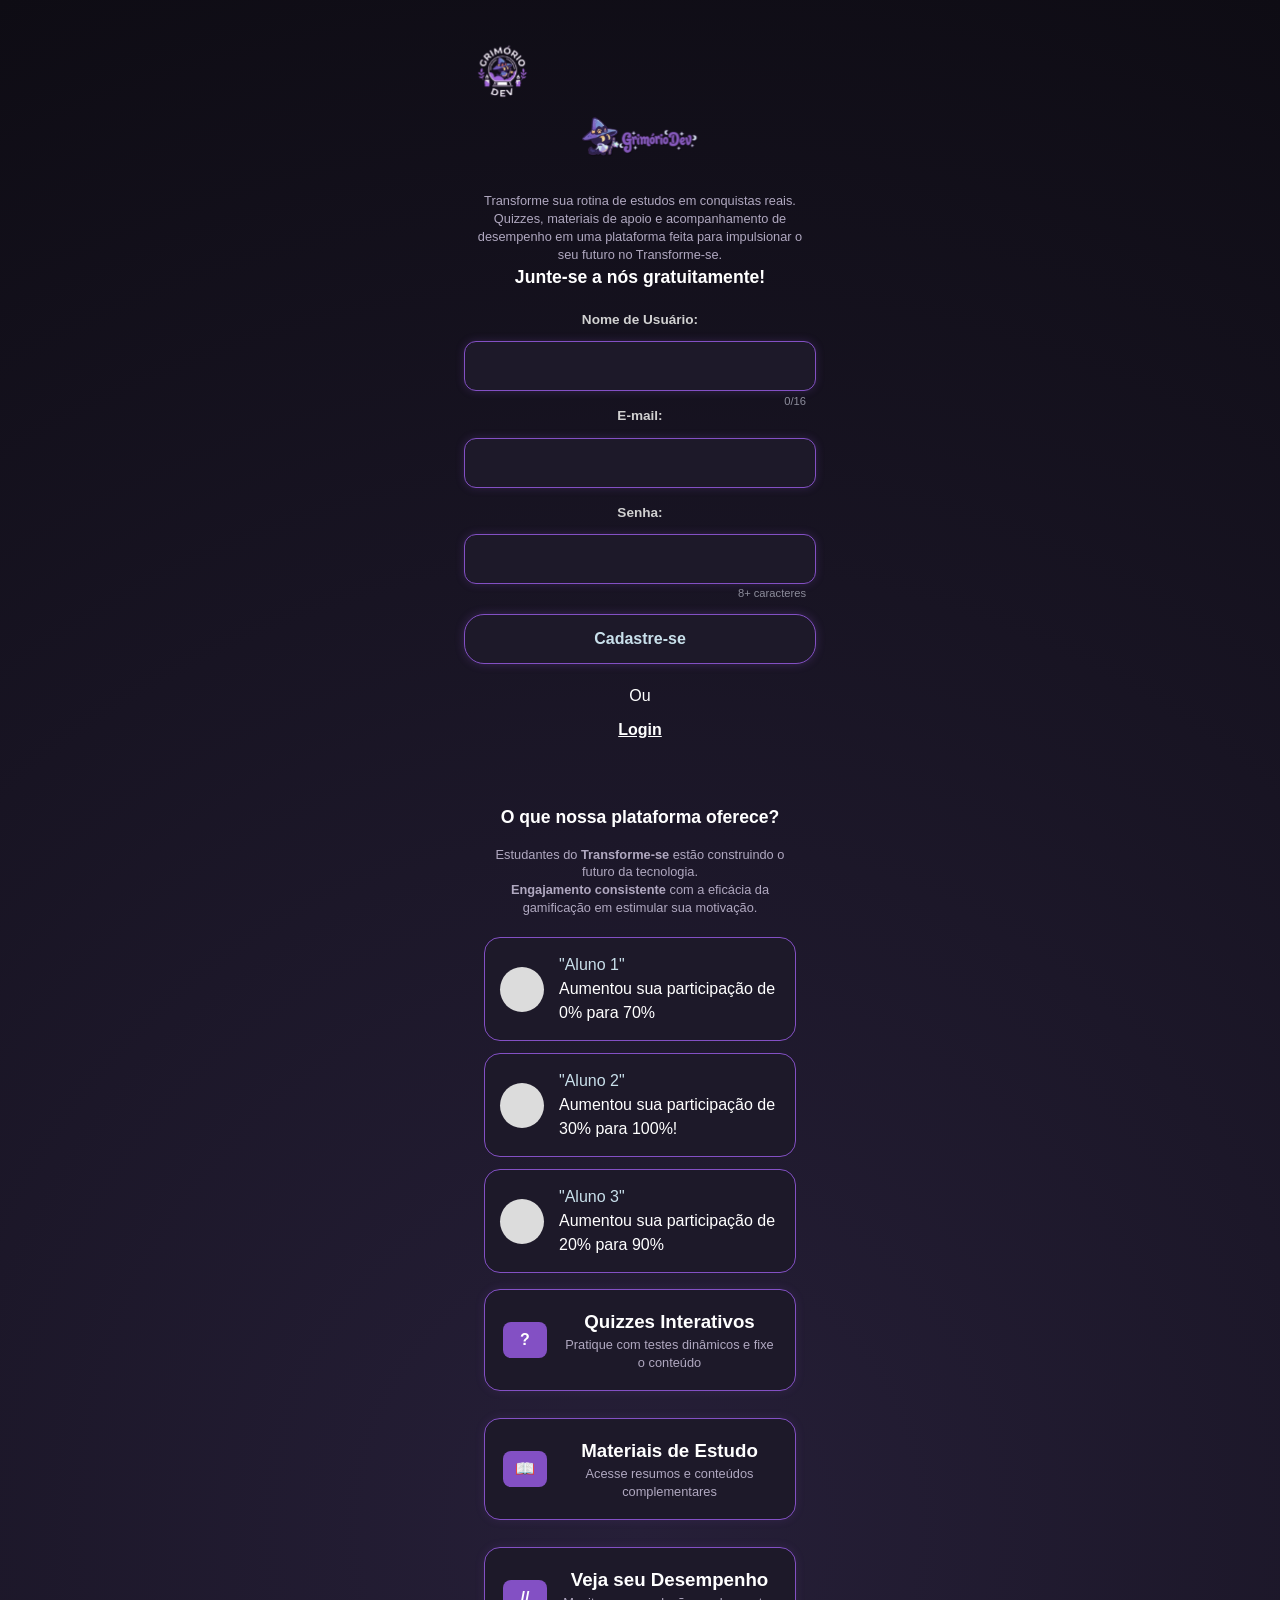
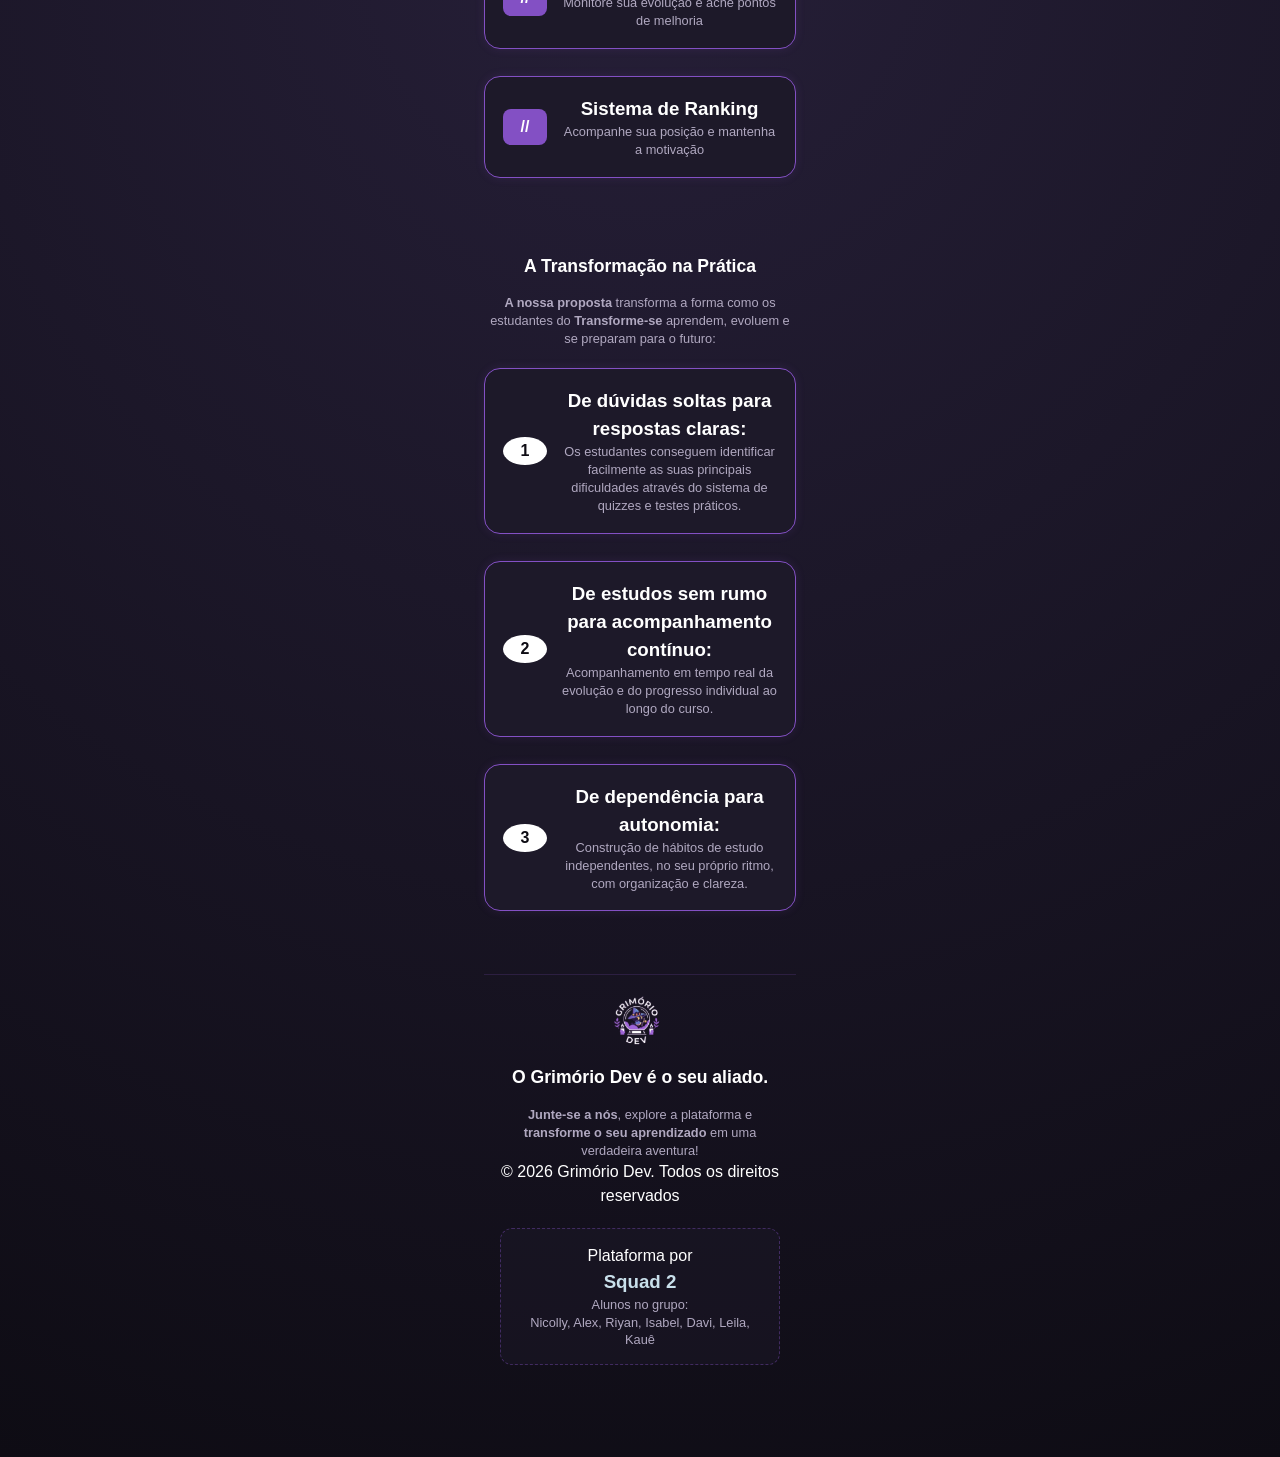
<file: index.html>
<!doctype html>
<html lang="pt-BR">
  <head>
    <meta charset="UTF-8" />
    <meta name="viewport" content="width=device-width, initial-scale=1.0" />
    <title>Grimório Dev - Cadastro</title>
    <link rel="stylesheet" href="style.css" />
  </head>
  <body>
    <div class="container">
      <!-- Logotipo pequeno no topo -->
      <header class="top-logo">
        <img
          src="assets/images/logo-circle-grimorio-dev.svg"
          alt="Grimório Dev Ícone"
        />
      </header>

      <!-- Seção Principal / Banner -->
      <main class="content">
        <div class="hero-brand">
          <img
            src="assets/images/logo-grimorio-dev.svg"
            alt="Mago Grimório Dev"
            class="mago-img"
          />
        </div>

        <p class="subtitle">
          Transforme sua rotina de estudos em conquistas reais.
        </p>
        <p class="description">
          Quizzes, materiais de apoio e acompanhamento de<br />
          desempenho em uma plataforma feita para impulsionar o<br />
          seu futuro no Transforme-se.
        </p>

        <h2>Junte-se a nós gratuitamente!</h2>

        <!-- Formulário -->
        <form>
          <div class="input-group">
            <label for="username">Nome de Usuário:</label>
            <input type="text" id="username" maxlength="16" />
            <span class="counter">0/16</span>
          </div>

          <div class="input-group">
            <label for="email">E-mail:</label>
            <input type="email" id="email" />
          </div>

          <div class="input-group">
            <label for="senha">Senha:</label>
            <input type="password" id="senha" />
            <span class="helper">8+ caracteres</span>
          </div>

          <button type="submit" class="btn-cadastrar">Cadastre-se</button>
        </form>

        <div class="login-redirect">
          <p>Ou</p>
          <a href="#">Login</a>
        </div>

        <section class="features-section">
          <h2>O que nossa plataforma oferece?</h2>

          <p class="section-intro">
            Estudantes do <strong>Transforme-se</strong> estão construindo o
            futuro da tecnologia.<br />
            <strong>Engajamento consistente</strong> com a eficácia da
            gamificação em estimular sua motivação.
          </p>

          <!-- Lista de Alunos -->
          <div class="students-list">
            <div class="student-card">
              <div class="avatar"></div>
              <div class="student-info">
                <span class="student-name">"Aluno 1"</span>
                <p>Aumentou sua participação de 0% para 70%</p>
              </div>
            </div>

            <div class="student-card">
              <div class="avatar"></div>
              <div class="student-info">
                <span class="student-name">"Aluno 2"</span>
                <p>Aumentou sua participação de 30% para 100%!</p>
              </div>
            </div>

            <div class="student-card">
              <div class="avatar"></div>
              <div class="student-info">
                <span class="student-name">"Aluno 3"</span>
                <p>Aumentou sua participação de 20% para 90%</p>
              </div>
            </div>
          </div>

          <!-- Cards de Recursos -->
          <div class="resource-cards">
            <div class="card">
              <div class="card-icon">?</div>
              <div class="card-content">
                <h3>Quizzes Interativos</h3>
                <p>Pratique com testes dinâmicos e fixe o conteúdo</p>
              </div>
            </div>

            <div class="card">
              <div class="card-icon">📖</div>
              <div class="card-content">
                <h3>Materiais de Estudo</h3>
                <p>Acesse resumos e conteúdos complementares</p>
              </div>
            </div>

            <div class="card">
              <div class="card-icon">//</div>
              <div class="card-content">
                <h3>Veja seu Desempenho</h3>
                <p>Monitore sua evolução e ache pontos de melhoria</p>
              </div>
            </div>

            <div class="card">
              <div class="card-icon">//</div>
              <div class="card-content">
                <h3>Sistema de Ranking</h3>
                <p>Acompanhe sua posição e mantenha a motivação</p>
              </div>
            </div>
          </div>
        </section>

        <section class="transformation-section">
          <h2>A Transformação na Prática</h2>

          <p class="transformation-intro">
            <strong>A nossa proposta</strong> transforma a forma como os
            estudantes do <strong>Transforme-se</strong> aprendem, evoluem e se
            preparam para o futuro:
          </p>

          <!-- Cards Enumerados -->
          <div class="step-cards">
            <div class="step-card">
              <div class="step-number">1</div>
              <div class="step-content">
                <h3>De dúvidas soltas para respostas claras:</h3>
                <p>
                  Os estudantes conseguem identificar facilmente as suas
                  principais dificuldades através do sistema de quizzes e testes
                  práticos.
                </p>
              </div>
            </div>

            <div class="step-card">
              <div class="step-number">2</div>
              <div class="step-content">
                <h3>De estudos sem rumo para acompanhamento contínuo:</h3>
                <p>
                  Acompanhamento em tempo real da evolução e do progresso
                  individual ao longo do curso.
                </p>
              </div>
            </div>

            <div class="step-card">
              <div class="step-number">3</div>
              <div class="step-content">
                <h3>De dependência para autonomia:</h3>
                <p>
                  Construção de hábitos de estudo independentes, no seu próprio
                  ritmo, com organização e clareza.
                </p>
              </div>
            </div>
          </div>

          <!-- Rodapé Interno -->
          <footer class="footer-section">
            <div class="footer-logo">
              <img
                src="assets/images/logo-circle-grimorio-dev.svg"
                alt="Grimório Dev Ícone"
              />
            </div>

            <h2>O Grimório Dev é o seu aliado.</h2>
            <p class="footer-call">
              <strong>Junte-se a nós</strong>, explore a plataforma e
              <strong>transforme o seu aprendizado</strong> em uma verdadeira
              aventura!
            </p>

            <p class="copyright">
              &copy; 2026 Grimório Dev. Todos os direitos reservados
            </p>

            <div class="credits">
              <p class="platform-by">Plataforma por</p>
              <h3>Squad 2</h3>
              <p class="students-group">
                Alunos no grupo:<br />
                <span>Nicolly, Alex, Riyan, Isabel, Davi, Leila, Kauê</span>
              </p>
            </div>
          </footer>
        </section>
      </main>
    </div>
  </body>
</html>
</file>
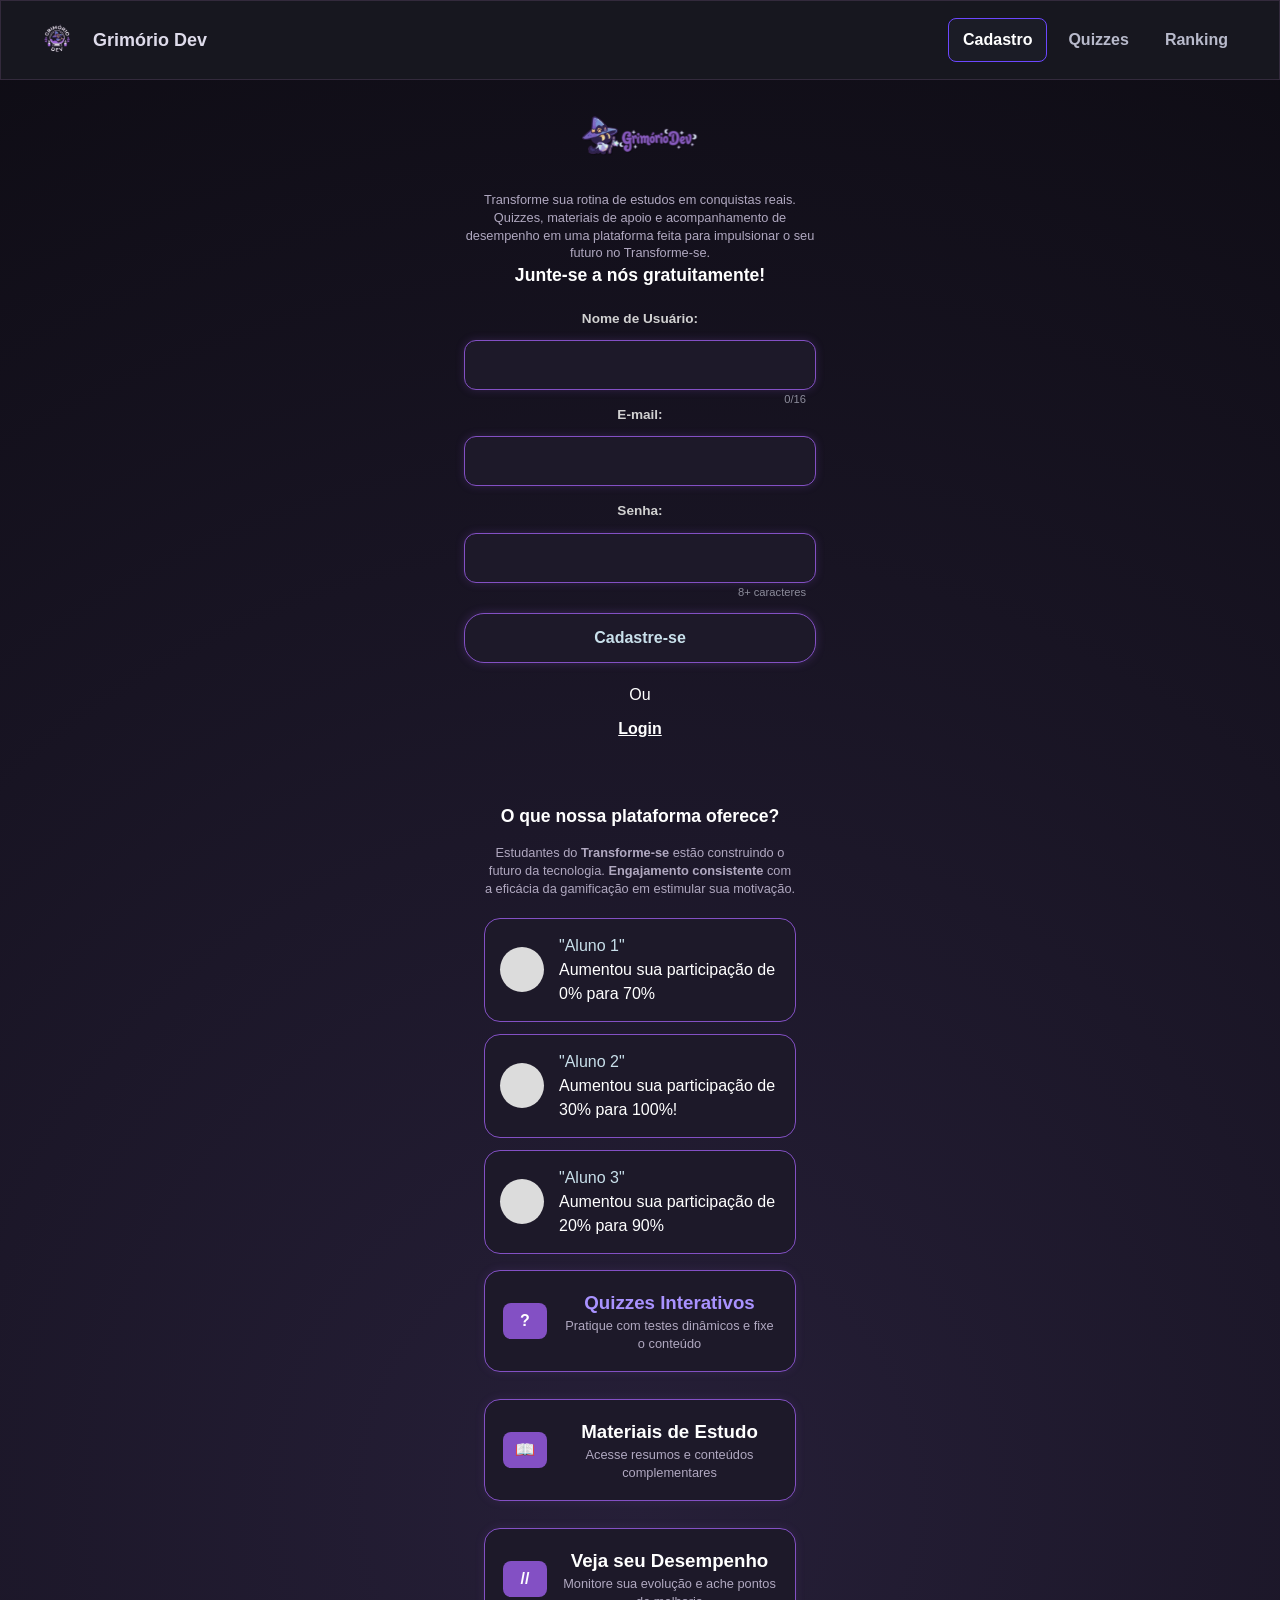
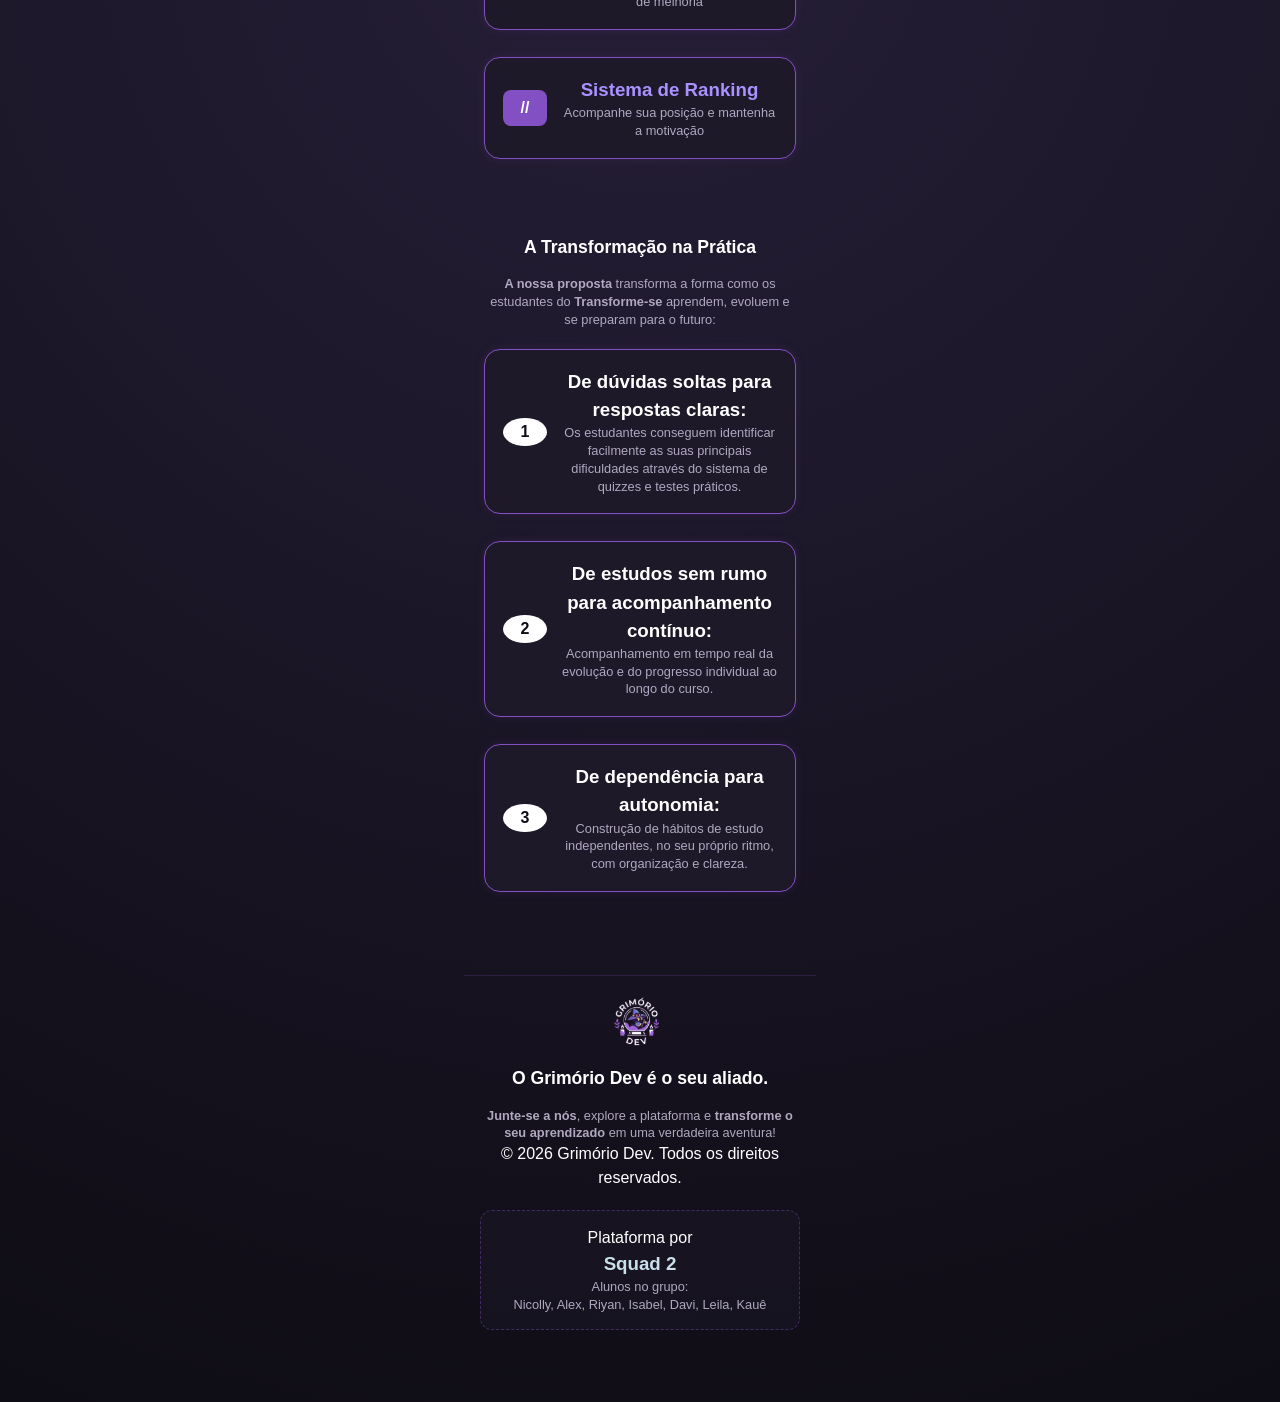
<file: cadastro.html>
<!DOCTYPE html>
<html lang="pt-BR">
<head>
    <meta charset="UTF-8">
    <meta name="viewport" content="width=device-width, initial-scale=1.0">
    <title>Cadastro | Grimório Dev</title>
    <link rel="icon" href="assets/images/favicon.svg">
    <link rel="stylesheet" href="style.css">
    <link rel="stylesheet" href="nav.css">
</head>
<body class="has-site-header">
    <header class="site-header">
        <a class="brand" href="index.html" aria-label="Grimório Dev - início">
            <img src="assets/images/logo-circle-grimorio-dev.svg" alt="">
            <span>Grimório Dev</span>
        </a>
        <nav class="main-nav" aria-label="Navegação principal">
            <ul>
                <li><a href="cadastro.html" aria-current="page">Cadastro</a></li>
                <li><a href="quiz.html">Quizzes</a></li>
                <li><a href="ranking.html">Ranking</a></li>
            </ul>
        </nav>
    </header>

    <div class="container">
        <main class="content">
            <div class="hero-brand">
                <img src="assets/images/logo-grimorio-dev.svg" alt="Mago Grimório Dev" class="mago-img">
            </div>

            <p class="subtitle">Transforme sua rotina de estudos em conquistas reais.</p>
            <p class="description">
                Quizzes, materiais de apoio e acompanhamento de desempenho em uma plataforma feita para impulsionar o seu futuro no Transforme-se.
            </p>

            <h2>Junte-se a nós gratuitamente!</h2>

            <form action="quiz.html">
                <div class="input-group">
                    <label for="username">Nome de Usuário:</label>
                    <input type="text" id="username" name="username" maxlength="16" required>
                    <span class="counter">0/16</span>
                </div>

                <div class="input-group">
                    <label for="email">E-mail:</label>
                    <input type="email" id="email" name="email" required>
                </div>

                <div class="input-group">
                    <label for="senha">Senha:</label>
                    <input type="password" id="senha" name="senha" minlength="8" required>
                    <span class="helper">8+ caracteres</span>
                </div>

                <button type="submit" class="btn-cadastrar">Cadastre-se</button>
            </form>

            <div class="login-redirect">
                <p>Ou</p>
                <a href="index.html">Login</a>
            </div>

            <section class="features-section">
                <h2>O que nossa plataforma oferece?</h2>
                <p class="section-intro">
                    Estudantes do <strong>Transforme-se</strong> estão construindo o futuro da tecnologia.
                    <strong>Engajamento consistente</strong> com a eficácia da gamificação em estimular sua motivação.
                </p>

                <div class="students-list">
                    <div class="student-card">
                        <div class="avatar" aria-hidden="true"></div>
                        <div class="student-info">
                            <span class="student-name">"Aluno 1"</span>
                            <p>Aumentou sua participação de 0% para 70%</p>
                        </div>
                    </div>

                    <div class="student-card">
                        <div class="avatar" aria-hidden="true"></div>
                        <div class="student-info">
                            <span class="student-name">"Aluno 2"</span>
                            <p>Aumentou sua participação de 30% para 100%!</p>
                        </div>
                    </div>

                    <div class="student-card">
                        <div class="avatar" aria-hidden="true"></div>
                        <div class="student-info">
                            <span class="student-name">"Aluno 3"</span>
                            <p>Aumentou sua participação de 20% para 90%</p>
                        </div>
                    </div>
                </div>

                <div class="resource-cards">
                    <div class="card">
                        <div class="card-icon" aria-hidden="true">?</div>
                        <div class="card-content">
                            <h3><a href="quiz.html" class="card-link">Quizzes Interativos</a></h3>
                            <p>Pratique com testes dinâmicos e fixe o conteúdo</p>
                        </div>
                    </div>

                    <div class="card">
                        <div class="card-icon" aria-hidden="true">📖</div>
                        <div class="card-content">
                            <h3>Materiais de Estudo</h3>
                            <p>Acesse resumos e conteúdos complementares</p>
                        </div>
                    </div>

                    <div class="card">
                        <div class="card-icon" aria-hidden="true">//</div>
                        <div class="card-content">
                            <h3>Veja seu Desempenho</h3>
                            <p>Monitore sua evolução e ache pontos de melhoria</p>
                        </div>
                    </div>

                    <div class="card">
                        <div class="card-icon" aria-hidden="true">//</div>
                        <div class="card-content">
                            <h3><a href="ranking.html" class="card-link">Sistema de Ranking</a></h3>
                            <p>Acompanhe sua posição e mantenha a motivação</p>
                        </div>
                    </div>
                </div>
            </section>

            <section class="transformation-section">
                <h2>A Transformação na Prática</h2>
                <p class="transformation-intro">
                    <strong>A nossa proposta</strong> transforma a forma como os estudantes do <strong>Transforme-se</strong> aprendem, evoluem e se preparam para o futuro:
                </p>

                <div class="step-cards">
                    <div class="step-card">
                        <div class="step-number">1</div>
                        <div class="step-content">
                            <h3>De dúvidas soltas para respostas claras:</h3>
                            <p>Os estudantes conseguem identificar facilmente as suas principais dificuldades através do sistema de quizzes e testes práticos.</p>
                        </div>
                    </div>

                    <div class="step-card">
                        <div class="step-number">2</div>
                        <div class="step-content">
                            <h3>De estudos sem rumo para acompanhamento contínuo:</h3>
                            <p>Acompanhamento em tempo real da evolução e do progresso individual ao longo do curso.</p>
                        </div>
                    </div>

                    <div class="step-card">
                        <div class="step-number">3</div>
                        <div class="step-content">
                            <h3>De dependência para autonomia:</h3>
                            <p>Construção de hábitos de estudo independentes, no seu próprio ritmo, com organização e clareza.</p>
                        </div>
                    </div>
                </div>
            </section>
        </main>

        <footer class="footer-section">
            <div class="footer-logo">
                <img src="assets/images/logo-circle-grimorio-dev.svg" alt="Grimório Dev Ícone">
            </div>

            <h2>O Grimório Dev é o seu aliado.</h2>
            <p class="footer-call">
                <strong>Junte-se a nós</strong>, explore a plataforma e <strong>transforme o seu aprendizado</strong> em uma verdadeira aventura!
            </p>

            <p class="copyright">&copy; 2026 Grimório Dev. Todos os direitos reservados.</p>

            <div class="credits">
                <p class="platform-by">Plataforma por</p>
                <h3>Squad 2</h3>
                <p class="students-group">
                    Alunos no grupo:<br>
                    <span>Nicolly, Alex, Riyan, Isabel, Davi, Leila, Kauê</span>
                </p>
            </div>
        </footer>
    </div>
</body>
</html>
</file>
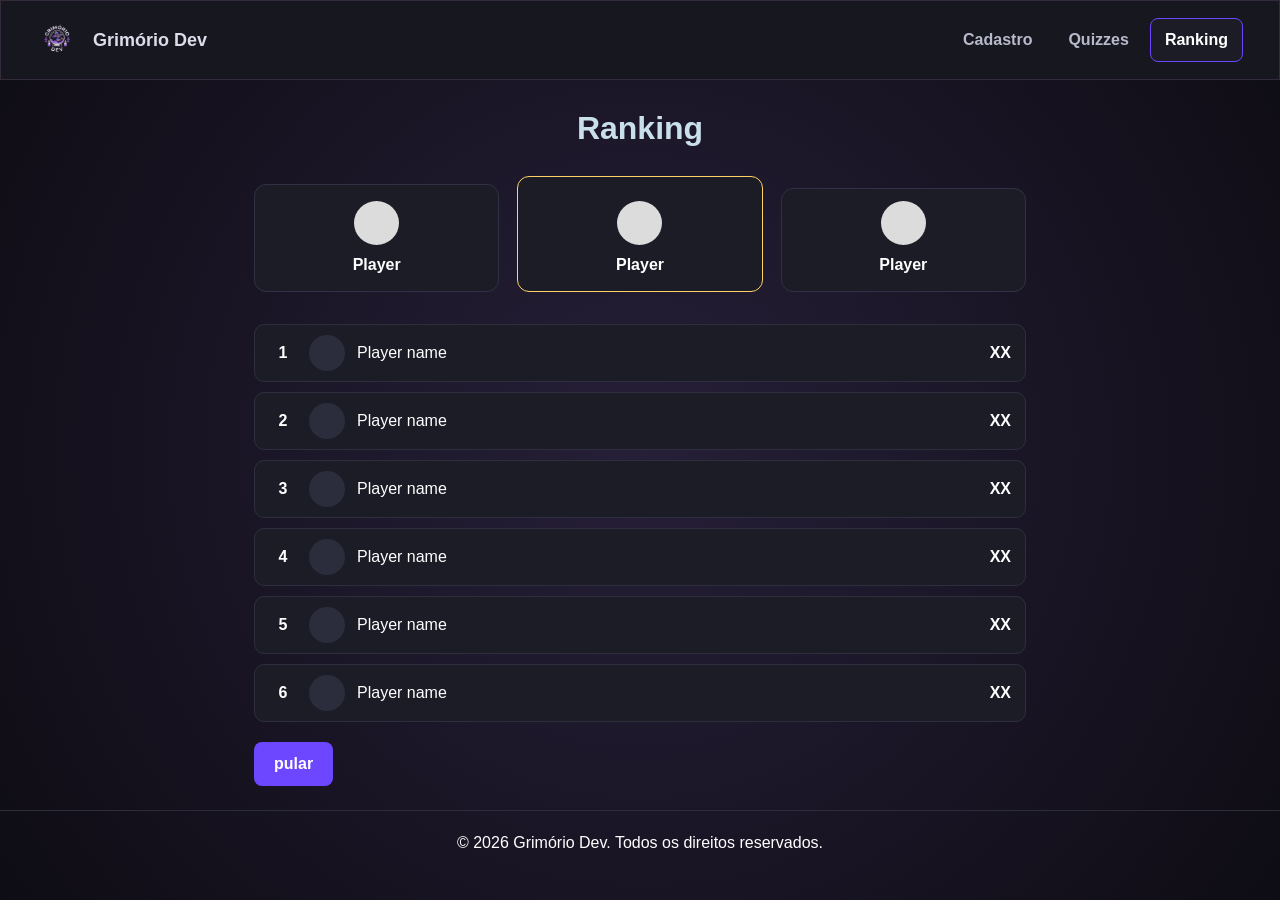
<file: ranking.html>
<!DOCTYPE html>
<html lang="pt-BR">
<head>
    <meta charset="UTF-8">
    <meta name="viewport" content="width=device-width, initial-scale=1.0">
    <title>Ranking | Grimório Dev</title>
    <link rel="icon" href="assets/images/favicon.svg">
    <link rel="stylesheet" href="style.css">
    <link rel="stylesheet" href="nav.css">
</head>
<body class="has-site-header">
    <header class="site-header topo">
        <a class="brand" href="index.html" aria-label="Grimório Dev - início">
            <img src="assets/images/logo-circle-grimorio-dev.svg" alt="">
            <span>Grimório Dev</span>
        </a>
        <nav class="main-nav" aria-label="Navegação principal">
            <ul>
                <li><a href="cadastro.html">Cadastro</a></li>
                <li><a href="quiz.html">Quizzes</a></li>
                <li><a href="ranking.html" aria-current="page">Ranking</a></li>
            </ul>
        </nav>
    </header>

    <main class="pagina">
        <h1 class="titulo">Ranking</h1>

        <section class="podio" aria-label="Três primeiros colocados">
            <a href="#" class="podio__item podio__item--2">
                <span class="avatar" aria-hidden="true"></span>
                <span class="podio__nome">Player</span>
            </a>
            <a href="#" class="podio__item podio__item--1">
                <span class="avatar" aria-hidden="true"></span>
                <span class="podio__nome">Player</span>
            </a>
            <a href="#" class="podio__item podio__item--3">
                <span class="avatar" aria-hidden="true"></span>
                <span class="podio__nome">Player</span>
            </a>
        </section>

        <section class="lista" aria-label="Classificação completa">
            <ol class="lista__itens">
                <li><a href="#" class="jogador"><span class="jogador__pos">1</span><span class="jogador__foto" aria-hidden="true"></span><span class="jogador__nome">Player name</span><span class="jogador__pontos">XX</span></a></li>
                <li><a href="#" class="jogador"><span class="jogador__pos">2</span><span class="jogador__foto" aria-hidden="true"></span><span class="jogador__nome">Player name</span><span class="jogador__pontos">XX</span></a></li>
                <li><a href="#" class="jogador"><span class="jogador__pos">3</span><span class="jogador__foto" aria-hidden="true"></span><span class="jogador__nome">Player name</span><span class="jogador__pontos">XX</span></a></li>
                <li><a href="#" class="jogador"><span class="jogador__pos">4</span><span class="jogador__foto" aria-hidden="true"></span><span class="jogador__nome">Player name</span><span class="jogador__pontos">XX</span></a></li>
                <li><a href="#" class="jogador"><span class="jogador__pos">5</span><span class="jogador__foto" aria-hidden="true"></span><span class="jogador__nome">Player name</span><span class="jogador__pontos">XX</span></a></li>
                <li><a href="#" class="jogador"><span class="jogador__pos">6</span><span class="jogador__foto" aria-hidden="true"></span><span class="jogador__nome">Player name</span><span class="jogador__pontos">XX</span></a></li>
            </ol>
        </section>

        <a href="index.html" class="botao">pular</a>
    </main>

    <footer class="rodape">
        <p>&copy; 2026 Grimório Dev. Todos os direitos reservados.</p>
    </footer>
</body>
</html>
</file>
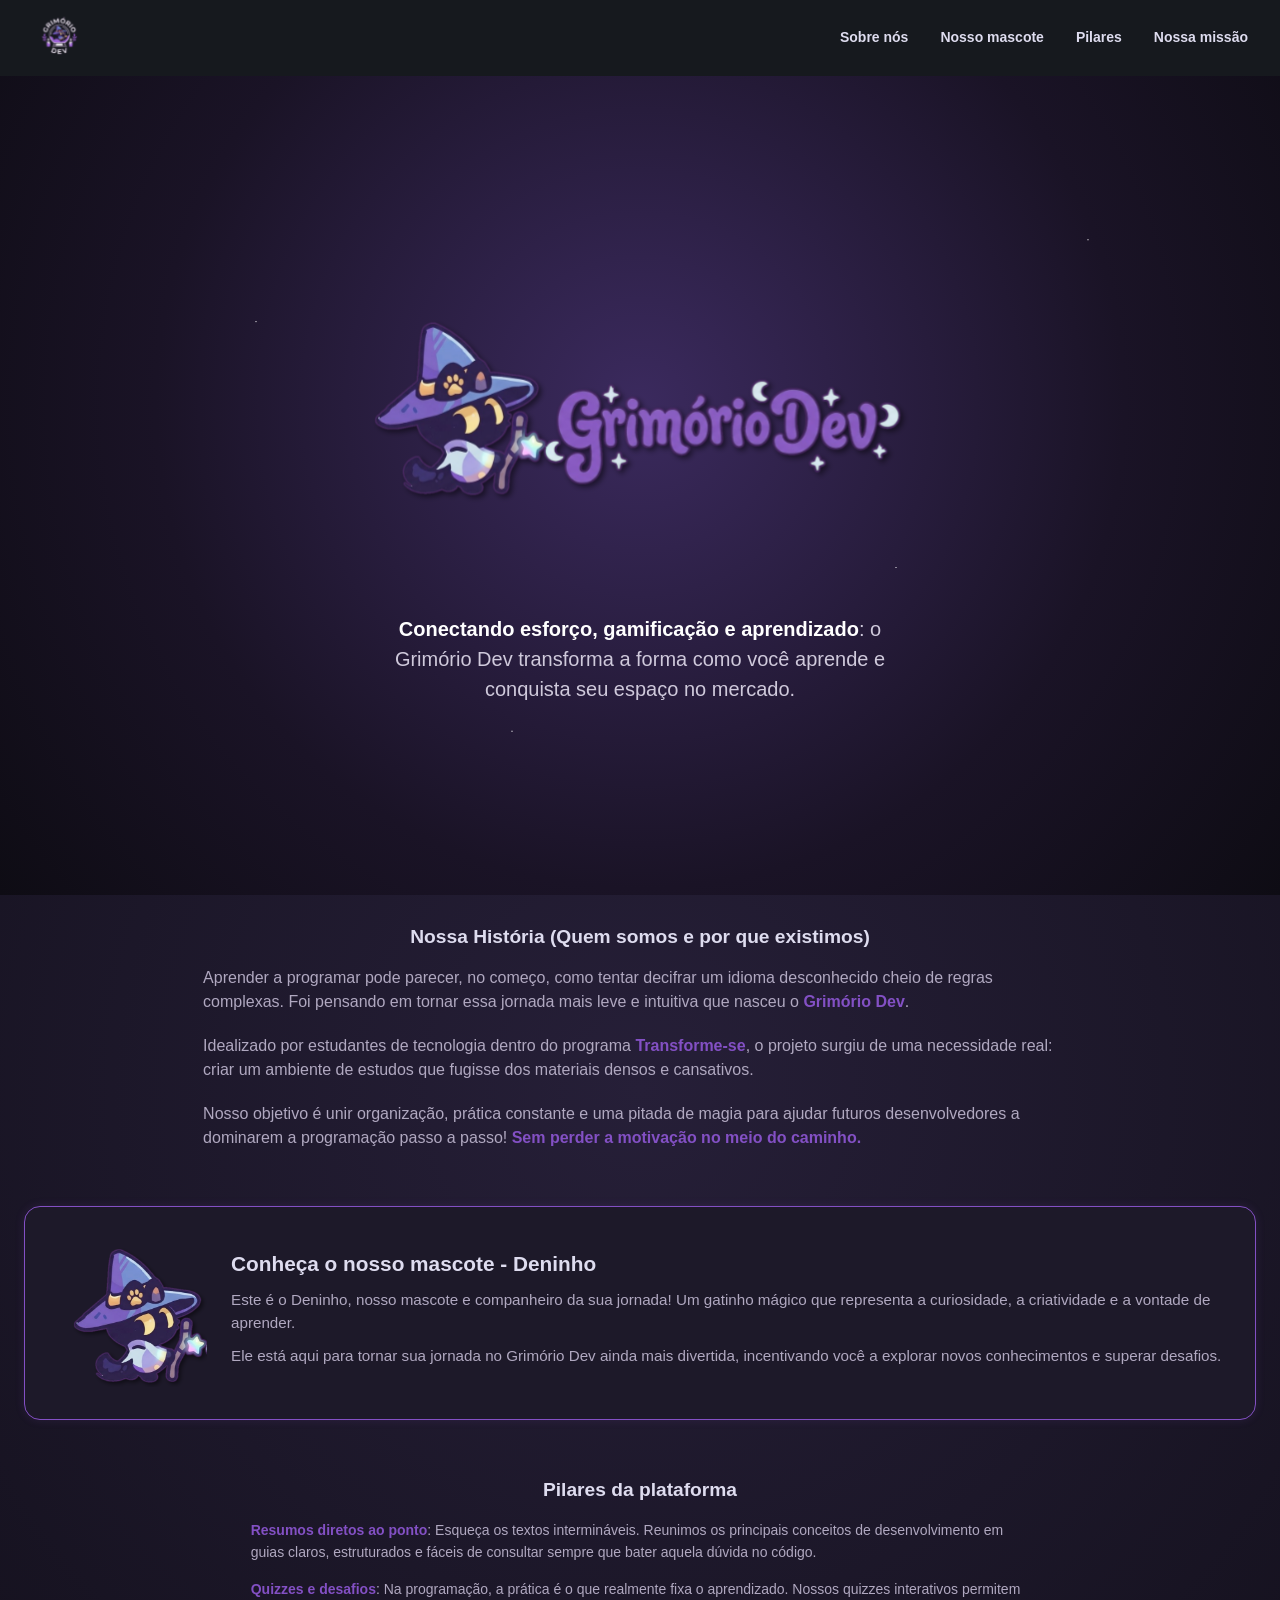
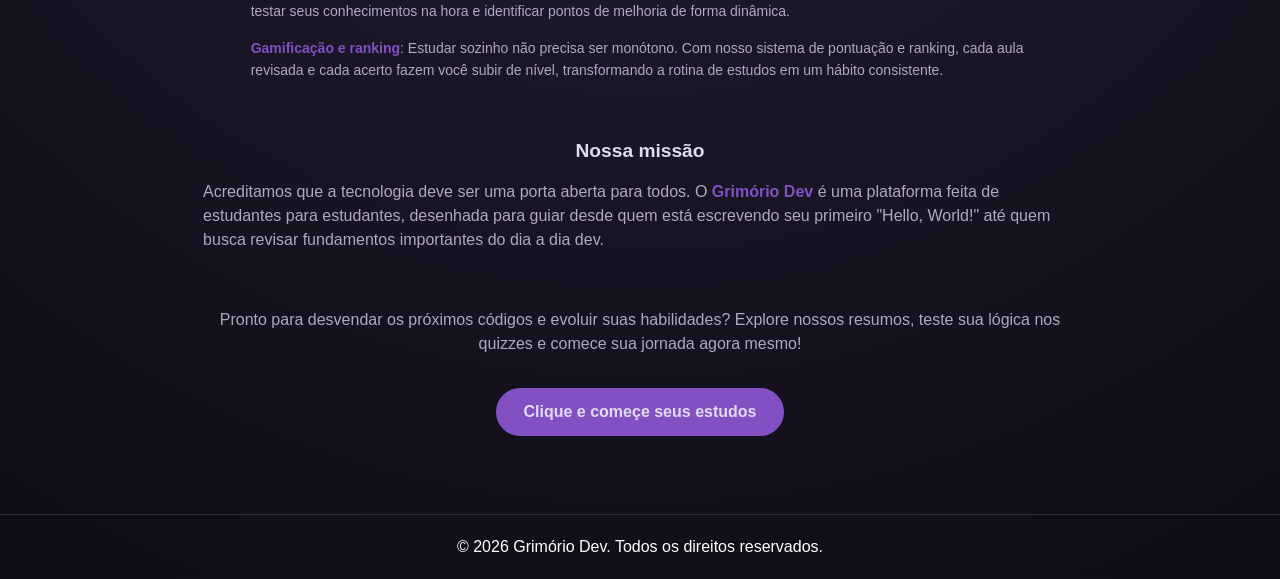
<file: sobre.html>
<!DOCTYPE html>
<html lang="en">
<head>
    <meta charset="UTF-8">
    <meta name="viewport" content="width=device-width, initial-scale=1.0">
    <title> Sobre </title>

    <link rel="icon" href="assets/images/favicon.svg">
    <link rel="stylesheet" href="style.css">

</head>
<body>
    
<!-- -------------------------------- HEADER --------------------------------  -->
<!-- Cabeçalho  -->

<header class="header-about"> 
    <div class="logo"> <a href="#start"> <img src="assets\images/logo-circle-grimorio-dev.svg" alt="Ícone da logo"></a>
    </div>

    <a href="#about-us">Sobre nós</a>
    <a href="#our-mascot">Nosso mascote</a>
    <a href="#pillars">Pilares</a>
    <a href="#mission">Nossa missão</a>
</header>

        <!-- -------------------------------- MAIN --------------------------------  -->
<main>
    <section id="start" class="hero-section">
        <div class="logo-grimorio"> <img src="assets/images/logo-grimorio-dev.svg" alt="logo grimório dev">
        </div>

        <h1><strong>Conectando esforço, gamificação e aprendizado</strong>:  o Grimório Dev transforma a forma como você aprende e conquista seu espaço no mercado.</h1>
    </section>

    <section id="about-us" class="our-story">
        <h2> Nossa História (Quem somos e por que existimos) </h2>
        <p> Aprender a programar pode parecer, no começo, como tentar decifrar um idioma desconhecido cheio de regras complexas. Foi pensando em tornar essa jornada mais leve e intuitiva que nasceu o <strong>Grimório Dev</strong>.</p>

        <p>Idealizado por estudantes de tecnologia dentro do programa <strong>Transforme-se</strong>, o projeto surgiu de uma necessidade real: criar um ambiente de estudos que fugisse dos materiais densos e cansativos.</p>

        <p>Nosso objetivo é unir organização, prática constante e uma pitada de magia para ajudar futuros desenvolvedores a dominarem a programação passo a passo! <strong> Sem perder a motivação no meio do caminho.</strong></p>
    </section>

    <section id="our-mascot" class="about-mascot">
        <img src="assets/images/mascote-sobre.svg" alt="mascote Deninho">

        <div>
            <h2> Conheça o nosso mascote - Deninho </h2>
        <p> Este é o Deninho, nosso mascote e companheiro da sua jornada! Um gatinho mágico que representa a curiosidade, a criatividade e a vontade de aprender.</p>

        <p> Ele está aqui para tornar sua jornada no Grimório Dev ainda mais divertida, incentivando você a explorar novos conhecimentos e superar desafios.</p>
        </div>
    </section>

    <section id="pillars" class="platform-pillars">
        <h2> Pilares da plataforma </h2>
        <ul>
            <li><strong>Resumos diretos ao ponto</strong>: Esqueça os textos intermináveis. Reunimos os principais conceitos de desenvolvimento em guias claros, estruturados e fáceis de consultar sempre que bater aquela dúvida no código.</li>

            <li><strong>Quizzes e desafios</strong>: Na programação, a prática é o que realmente fixa o aprendizado. Nossos quizzes interativos permitem testar seus conhecimentos na hora e identificar pontos de melhoria de forma dinâmica.</li>
            
            <li><strong>Gamificação e ranking</strong>: Estudar sozinho não precisa ser monótono. Com nosso sistema de pontuação e ranking, cada aula revisada e cada acerto fazem você subir de nível, transformando a rotina de estudos em um hábito consistente.</li>
        </ul>
    </section>

      <section id="mission" class="our-mission">
        <h2> Nossa missão </h2>
        <p>Acreditamos que a tecnologia deve ser uma porta aberta para todos. O <strong>Grimório Dev</strong> é uma plataforma feita de estudantes para estudantes, desenhada para guiar desde quem está escrevendo seu primeiro "Hello, World!" até quem busca revisar fundamentos importantes do dia a dia dev.</p>
    </section>

    <section class="study">
        <p>Pronto para desvendar os próximos códigos e evoluir suas habilidades? Explore nossos resumos, teste sua lógica nos quizzes e comece sua jornada agora mesmo!</p>
        <a href="cadastro.html">
            <button class="study-button">
            Clique e começe seus estudos</button>
        </a>
    </section>
</main>

<!-- -------------------------------- FOOTER --------------------------------  -->
      <footer class="footp">
        <p class="pp">© 2026 Grimório Dev. Todos os direitos reservados.</p>
     </footer>

</body>
</html>
</file>
<file: style.css>
/* Grimório Dev - estilos compartilhados e específicos das páginas.
   O cabeçalho e a navegação compartilhados ficam no nav.css. */

:root {
    --pale-sky: #C9E0EB;
    --dusty-denim: #7392B5;
    --deep-lilac: #8350C4;
    --midnight-violet: #402B47;
    --shadow-grey: #262423;
    --bg-dark: #0e0c14;
}

/* ---------- base ---------- */
*,
*::before,
*::after {
    margin: 0;
    padding: 0;
    text-decoration: none;
    list-style: none;
    box-sizing: border-box;
}

html {
    font-size: 16px;
    -webkit-text-size-adjust: 100%;
    scroll-behavior: smooth;
}

body {
    min-height: 100vh;
    font-family: 'Segoe UI', Tahoma, Geneva, Verdana, sans-serif;
    line-height: 1.5;
    background-color: var(--bg-dark);
    background-image: radial-gradient(circle at center, #261f38 0%, var(--bg-dark) 100%);
    color: #ffffff;
    display: flex;
    flex-direction: column;
    align-items: center;
    justify-content: flex-start;
    padding: 20px 0;
    overflow-x: hidden;
}

/* Página sobre */
body:has(.header-about) {
    padding: 0;
}

.header-about {
    width: 100%;
    display: flex;
    align-items: center;
    justify-content: space-between;
    gap: 32px;
    padding: 16px 32px;
    background: #16191e;
    position: sticky;
    top: 0;
}

.header-about .logo {
    display: flex;
    align-items: center;
    flex: 0 0 auto;
}

.header-about .logo img {
    width: 60px;
    height: auto;
}

.header-about a {
    color: #dedcef;
    font-weight: 600;
    font-size: 14px;
}

.header-about a:first-of-type {
    margin-left: auto;
}

main {
    width: 100%;
    margin: 0 auto;
}

.about-mascot,
section {
    scroll-margin-top: 90px;
}

/* Hero: fundo estrelado/gradiente com a logo centralizada */
.hero-section {
    min-height: calc(100vh - 81px);
    display: flex;
    flex-direction: column;
    align-items: center;
    justify-content: center;
    text-align: center;
    padding: 48px 24px;
    background:
        radial-gradient(1px 1px at 20% 30%, #fff, transparent),
        radial-gradient(1px 1px at 70% 60%, #fff, transparent),
        radial-gradient(1px 1px at 40% 80%, #fff, transparent),
        radial-gradient(1px 1px at 85% 20%, #fff, transparent),
        radial-gradient(circle at 50% 40%, #3b2a5e 0%, #1a1326 60%, #0e0c14 100%);
    background-size: 100% 100%, 100% 100%, 100% 100%, 100% 100%, cover;
}

.logo-grimorio img {
    width: 550px;
    max-width: 100%;
    margin-bottom: 24px;
}

.hero-section h1 {
    font-size: 20px;
    font-weight: 400;
    line-height: 1.5;
    color: #cfc9db;
    max-width: 50ch;
}

.hero-section h1 strong {
    color: #ffffff;
}

.hero-section,
.our-story,
.platform-pillars,
.our-mission,
.study{
    scroll-margin-top: 90px;
}

.our-story,
.platform-pillars,
.our-mission,
.study {
    padding: 28px 24px;
}

.our-story h2,
.platform-pillars h2,
.our-mission h2 {
    text-align: center;
    color: #dedcef;
    font-size: 1.2rem;
    margin-bottom: 14px;
}

.our-story p,
.platform-pillars p,
.our-mission p,
.study p {
    color: #b0a8c0;
    font-size: 16px;
    line-height: 1.5;
    margin-bottom: 20px;
    padding-inline: 8px;
    max-width: 100ch;
    margin-inline: auto;
}

.our-story p strong,
.our-mission p strong {
    color: var(--deep-lilac);
}

.our-story p:last-child,
.platform-pillars p:last-child,
.our-mission p:last-child,
.study p:last-child {
    margin-bottom: 0;
}

.platform-pillars ul {
    display: flex;
    flex-direction: column;
    gap: 14px;
}

.platform-pillars li {
    color: #b0a8c0;
    font-size: 14px;
    line-height: 1.6;
    max-width: 100ch;
    margin-inline: auto;
}

.platform-pillars li strong {
    color: var(--deep-lilac);
}

/* Card do mascote */
.about-mascot {
    display: flex;
    flex-direction: row;
    align-items: center;
    text-align: left;

    gap: 24px;
    margin: 28px 24px;
    padding: 32px;
    
    background-color: #1d1929;
    border: 1px solid var(--deep-lilac);
    border-radius: 16px;
    box-shadow: 0 0 10px rgba(131, 80, 196, 0.15);
}

.about-mascot img {
    width: 150px;
    flex-shrink: 0;
}

.about-mascot h2 {
    text-align: left;
    color: #dedcef;
    font-size: 1.3rem;
    margin-bottom: 10px;
}

.about-mascot p {
    color: #b0a8c0;
    font-size: 0.95rem;
    line-height: 1.5;
    margin-bottom: 10px;
    padding-inline: 0;
    max-width: none;
    margin-inline: 0;
}

/* Botão final */
.study {
    text-align: center;
}

.study-button {
    margin-top: 12px;
    margin-bottom: 50px;
    min-height: 48px;
    padding: 12px 28px;
    border: none;
    border-radius: 28px;
    background-color: var(--deep-lilac);
    color: #dedcef;
    font-weight: 700;
    cursor: pointer;
    transition: background-color 0.2s ease transform 0.2s ease;
}

.study-button:hover {
    background-color: var(--midnight-violet);
    color: var(--deep-lilac);
}

/* Transition página sobre */
.header-about a,
.header-about .logo {
    transition: color 0.2s ease, transform 0.2s ease, opacity 0.2s ease;
}

.header-about a:hover {
    color: var(--dusty-denim);
}

.header-about a:active,
.header-about .logo:active {
    transform: scale(0.96);
}

.header-about .logo img {
    transition: transform 0.2s ease;
}

.header-about .logo:hover img {
    transform: scale(1.05);
}

.study-button {
    transition: background-color 0.2s ease, transform 0.2s ease;
}

.study-button:active {
    transform: scale(0.97);
}

img,
svg {
    display: block;
    max-width: 100%;
    height: auto;
}

a,
button,
input {
    font: inherit;
}

:focus-visible {
    outline: 3px solid #7c5cff;
    outline-offset: 2px;
}

/* como o body é uma coluna centralizada, cabeçalhos e rodapés
   das outras páginas precisam ocupar a largura toda */
.quiz-header,
.topo,
.footp,
.rodape {
    width: 100%;
}

/* ---------- conteúdo da página de cadastro ---------- */
.container {
    width: 100%;
    max-width: 960px;
    margin: 0 auto;
    padding: 16px;
}

.content {
    width: 100%;
}

/* títulos sempre no centro */
.content h2,
.content h3,
.footer-section h2,
.footer-section h3 {
    text-align: center;
}

.hero-brand {
    display: flex;
    justify-content: center;
    margin-bottom: 16px;
}

.mago-img {
    width: 120px;
    max-width: 100%;
    height: auto;
}

/* textos de apresentação: largura limitada e centralizados */
.subtitle,
.description,
.section-intro,
.transformation-intro,
.footer-call {
    max-width: 65ch;
    margin-inline: auto;
    text-align: center;
}

/* formulário */
form {
    width: 100%;
    max-width: 460px;
    margin: 20px auto;
    display: flex;
    flex-direction: column;
    gap: 14px;
}

.input-group {
    display: flex;
    flex-direction: column;
    gap: 6px;
}

.input-group label {
    font-weight: 600;
    text-align: center;
}

.input-group input {
    width: 100%;
    min-height: 44px;
    padding: 10px 12px;
    border-radius: 8px;
    border: 1px solid #44465a;
    background-color: #1d1e29;
    color: #ffffff;
}

.counter,
.helper {
    font-size: 0.875rem;
    color: #b8bacb;
    text-align: center;
}

.btn-cadastrar {
    width: 100%;
    min-height: 46px;
    padding: 12px 18px;
    border: none;
    border-radius: 8px;
    background-color: #6c47ff;
    color: #ffffff;
    font-weight: 700;
    cursor: pointer;
}

.login-redirect {
    text-align: center;
    margin: 16px 0 32px;
}

.login-redirect a {
    display: inline-flex;
    align-items: center;
    justify-content: center;
    min-height: 44px;
    padding: 8px 16px;
    color: #a992ff;
}

/* seções de baixo (recursos e transformação) */
.features-section,
.transformation-section {
    margin-top: 40px;
}

.students-list,
.resource-cards,
.step-cards {
    display: grid;
    grid-template-columns: 1fr;
    gap: 16px;
    margin-top: 20px;
}

/* espaço entre a lista de alunos e os cards de recursos */
.students-list {
    margin-bottom: 16px;
}

.resource-cards {
    margin-top: 0;
}

.student-card,
.card,
.step-card {
    display: flex;
    align-items: flex-start;
    gap: 14px;
    padding: 16px;
    border-radius: 12px;
    background-color: #1b1c26;
    border: 1px solid #2d2f3e;
    min-width: 0;
}

.avatar,
.card-icon,
.step-number {
    flex: 0 0 44px;
    width: 44px;
    height: 44px;
    border-radius: 999px;
    display: grid;
    place-items: center;
    background-color: #2b2d3d;
    font-weight: 700;
}

.student-info,
.card-content,
.step-content {
    min-width: 0;
    flex: 1;
}

.footer-section {
    margin-top: 48px;
    padding: 28px 16px;
    text-align: center;
    border-top: 1px solid #2b2d3d;
}

.footer-logo img {
    width: 68px;
    margin: 0 auto 12px;
}

/* ---------- quiz (quiz.html) ---------- */
.quiz-main {
    width: 100%;
    max-width: 720px;
    margin: 0 auto;
    padding: 8px 16px 24px;
}

.quiz-tema {
    margin: 0 0 6px;
    font-size: 0.875rem;
    font-weight: 700;
    text-transform: uppercase;
    letter-spacing: 0.04em;
    color: #a992ff;
}

.alternativas {
    display: grid;
    grid-template-columns: 1fr;
    gap: 12px;
    margin-top: 20px;
}

.bt-alt {
    width: 100%;
    min-height: 52px;
    padding: 14px 16px;
    text-align: left;
    border-radius: 10px;
    border: 1px solid #3f4259;
    background-color: #1c1d28;
    color: #ffffff;
    cursor: pointer;
}

/* classes que o quiz.js coloca depois que a pessoa responde */
.bt-alt--correta {
    border-color: #2ecc71;
    background-color: rgba(46, 204, 113, 0.18);
}

.bt-alt--errada {
    border-color: #e74c3c;
    background-color: rgba(231, 76, 60, 0.18);
}

.quiz-feedback {
    min-height: 24px;
    margin-top: 16px;
    font-weight: 600;
}

.quiz-feedback--ok {
    color: #5be396;
}

.quiz-feedback--erro {
    color: #ff8a7a;
}

.pular {
    margin-top: 20px;
    display: flex;
    justify-content: flex-end;
}

.btn-pular {
    display: inline-flex;
    align-items: center;
    justify-content: center;
    min-height: 44px;
    padding: 10px 20px;
    border-radius: 8px;
    border: 1px solid #4d506b;
    background-color: transparent;
    color: #ffffff;
    text-decoration: none;
    cursor: pointer;
}

.quiz-btn-proxima {
    width: auto;
    min-width: 140px;
}

/* tela final do quiz */
.quiz-resultado {
    text-align: center;
    padding: 16px 0;
}

.quiz-acoes-finais {
    display: flex;
    flex-wrap: wrap;
    justify-content: center;
    align-items: center;
    gap: 12px;
    margin-top: 20px;
}

.quiz-acoes-finais .botao {
    margin-top: 0;
}

.footp {
    padding: 20px 16px;
    text-align: center;
    border-top: 1px solid #2b2d3d;
}

/* ---------- ranking (ranking.html) ---------- */
.pagina {
    width: 100%;
    max-width: 820px;
    margin: 0 auto;
    padding: 24px 16px;
}

.titulo {
    margin-top: 0;
    text-align: center;
}

/* pódio: 2º, 1º e 3º lugar, com o primeiro mais alto */
.podio {
    display: grid;
    grid-template-columns: repeat(3, minmax(0, 1fr));
    align-items: end;
    gap: 10px;
    margin: 24px 0 32px;
}

.podio__item {
    display: flex;
    flex-direction: column;
    align-items: center;
    gap: 8px;
    padding: 14px 8px;
    border-radius: 12px;
    background-color: #1b1c26;
    border: 1px solid #2f3244;
    color: #ffffff;
    text-decoration: none;
    min-width: 0;
}

.podio__item--1 {
    padding-top: 24px;
    border-color: #ffd166;
}

.podio__item--2 {
    padding-top: 16px;
}

.podio__item--3 {
    padding-top: 12px;
}

.podio__nome {
    width: 100%;
    text-align: center;
    font-size: 0.9rem;
    font-weight: 600;
    overflow: hidden;
    text-overflow: ellipsis;
    white-space: nowrap;
}

/* lista com o resto dos jogadores */
.lista__itens {
    list-style: none;
    margin: 0;
    padding: 0;
    display: flex;
    flex-direction: column;
    gap: 10px;
}

.jogador {
    display: flex;
    align-items: center;
    gap: 12px;
    min-height: 52px;
    padding: 10px 14px;
    border-radius: 10px;
    background-color: #1b1c26;
    border: 1px solid #2d2f3e;
    color: #ffffff;
    text-decoration: none;
    min-width: 0;
}

.jogador__pos {
    flex: 0 0 28px;
    font-weight: 700;
    text-align: center;
}

.jogador__foto {
    flex: 0 0 36px;
    width: 36px;
    height: 36px;
    border-radius: 999px;
    background-color: #2b2d3d;
}

.jogador__nome {
    flex: 1;
    min-width: 0;
    overflow: hidden;
    text-overflow: ellipsis;
    white-space: nowrap;
}

.jogador__pontos {
    flex: 0 0 auto;
    font-weight: 700;
}

.botao {
    display: inline-flex;
    align-items: center;
    justify-content: center;
    min-height: 44px;
    margin-top: 20px;
    padding: 10px 20px;
    border-radius: 8px;
    background-color: #6c47ff;
    color: #ffffff;
    text-decoration: none;
    font-weight: 600;
}

.rodape {
    padding: 20px 16px;
    text-align: center;
    border-top: 1px solid #2b2d3d;
}

/* ---------- tema lilás (veio da main) ----------
   Fica depois das regras acima de propósito: onde as duas
   versões definem a mesma coisa, vale a deste bloco. */

/* layout base */
.container,
.features-section,
.transformation-section {
    width: 100%;
    max-width: 400px;
    padding: 20px;
}

.container {
    text-align: center;
}

.features-section,
.transformation-section {
    margin-top: 20px;
}

/* tipografia e destaques */
h1,
.hero-brand h1,
.student-name,
.credits h3 {
    color: var(--pale-sky);
}

h2 {
    font-size: 1.1rem;
    color: #ffffff;
    margin-bottom: 15px;
}

.subtitle,
.description,
.section-intro,
.transformation-intro,
.card-content p,
.step-content p,
.footer-call,
.students-group {
    color: #b0a8c0;
    font-size: 0.8rem;
    line-height: 1.4;
}

/* formulário */
form {
    display: flex;
    flex-direction: column;
    gap: 15px;
    text-align: left;
}

.input-group {
    position: relative;
    display: flex;
    flex-direction: column;
}

.input-group label {
    font-size: 0.85rem;
    margin-bottom: 5px;
    color: #d1d1d1;
}

.input-group input {
    background-color: #1d1929;
    border: 1px solid var(--deep-lilac);
    border-radius: 12px;
    padding: 12px;
    color: #fff;
    outline: none;
    box-shadow: 0 0 8px rgba(131, 80, 196, 0.25);
}

.input-group input:focus {
    border-color: var(--pale-sky);
    box-shadow: 0 0 12px rgba(201, 224, 235, 0.4);
}

.counter,
.helper {
    font-size: 0.7rem;
    color: #8c8c9b;
    position: absolute;
    right: 10px;
    bottom: -18px;
}

/* botões */
.btn-cadastrar {
    margin-top: 15px;
    background-color: #1d1929;
    color: var(--pale-sky);
    border: 1px solid var(--deep-lilac);
    border-radius: 20px;
    padding: 12px;
    font-size: 1rem;
    font-weight: bold;
    cursor: pointer;
    transition: all 0.3s ease;
    box-shadow: 0 0 10px rgba(131, 80, 196, 0.3);
}

.btn-cadastrar:hover {
    background-color: var(--deep-lilac);
    color: #ffffff;
    box-shadow: 0 0 15px rgba(131, 80, 196, 0.6);
}

/* cards */
.card,
.step-card {
    background-color: #1d1929;
    border: 1px solid var(--deep-lilac);
    border-radius: 16px;
    padding: 18px;
    display: flex;
    align-items: center;
    gap: 15px;
    box-shadow: 0 0 10px rgba(131, 80, 196, 0.15);
    margin-bottom: 15px;
}

.card-icon {
    background-color: var(--deep-lilac);
    color: #ffffff;
    width: 36px;
    height: 36px;
    border-radius: 8px;
    display: flex;
    align-items: center;
    justify-content: center;
    font-weight: bold;
    flex-shrink: 0;
}

.step-number {
    background-color: #ffffff;
    color: var(--bg-dark);
    width: 28px;
    height: 28px;
    border-radius: 50%;
    display: flex;
    align-items: center;
    justify-content: center;
    font-weight: bold;
    flex-shrink: 0;
}

.students-list,
.step-cards,
.resource-cards {
    display: flex;
    flex-direction: column;
    gap: 12px;
}

.student-card {
    display: flex;
    align-items: center; /* avatar alinhado com o texto */
    gap: 15px;
    background-color: #1d1929;
    border: 1px solid var(--deep-lilac);
    border-radius: 16px;
    padding: 15px;
}

.student-info {
    text-align: left;
}

.avatar {
    width: 45px;
    height: 45px;
    background-color: #dcdcdc;
    border-radius: 50%;
    flex-shrink: 0;
}

/* rodapé */
.footer-section {
    text-align: center;
    padding-top: 20px;
    border-top: 1px solid rgba(131, 80, 196, 0.2);
}

.credits {
    background-color: rgba(29, 25, 41, 0.5);
    border: 1px dashed rgba(131, 80, 196, 0.4);
    border-radius: 12px;
    padding: 15px;
    margin-top: 20px;
}

.login-redirect a {
    color: #ffffff;
    font-weight: bold;
    text-decoration: underline;
}

/* ---------- telas maiores ---------- */
@media (min-width: 640px) {
    .container,
    .quiz-main,
    .pagina {
        padding: 24px;
    }

    .top-logo img {
        width: 84px;
    }

    .footer-logo img {
        width: 78px;
    }

    .students-list,
    .resource-cards,
    .alternativas {
        grid-template-columns: repeat(2, minmax(0, 1fr));
    }

    .podio {
        gap: 18px;
    }

    .podio__nome {
        font-size: 1rem;
    }
}

@media (min-width: 900px) {
    .step-cards {
        grid-template-columns: repeat(3, minmax(0, 1fr));
    }
}

/* ---------- painel autenticado na index.html ---------- */
.dashboard-view {
    --page: #17171f;
    --panel: #1c1b27;
    --text: #dedbea;
    --muted: #d3cede;
    --purple: #8950c7;
    --purple-light: #d4aff5;
    --border: #8950c7;
    width: 100%;
    min-height: 100vh;
    display: flex;
    flex-direction: column;
    color: var(--text);
    color-scheme: dark;
    background: var(--page);
}

.dashboard-view[hidden] {
    display: none;
}

body.is-dashboard {
    min-height: 100vh;
    margin: 0;
    padding: 0;
    align-items: stretch;
    justify-content: flex-start;
    background-color: #17171f;
    background-image: none;
}

.dashboard-view a,
.dashboard-view button {
    font: inherit;
    text-decoration: none;
}

.dashboard-view :focus-visible {
    outline: 3px solid #d4aff5;
    outline-offset: 3px;
}

.dashboard-view .account {
    position: relative;
}

.dashboard-view .account-trigger {
    width: 40px;
    height: 40px;
    display: grid;
    place-items: center;
    border: 1px solid var(--purple-light);
    border-radius: 50%;
    background: #2d2438;
    color: var(--text);
    cursor: pointer;
}

.dashboard-view .account-menu {
    position: absolute;
    top: calc(100% + 20px);
    right: -14px;
    width: 172px;
    padding: 12px 0;
    border-radius: 20px;
    background: #30243c;
    box-shadow: 0 12px 28px rgb(0 0 0 / 22%);
}

.dashboard-view .account-menu::before {
    position: absolute;
    top: -12px;
    right: 24px;
    width: 0;
    height: 0;
    border-right: 8px solid transparent;
    border-bottom: 12px solid #756a7d;
    border-left: 8px solid transparent;
    content: "";
}

.dashboard-view .account-menu[hidden] {
    display: none;
}

.dashboard-view .menu-item {
    width: 100%;
    min-height: 40px;
    padding: 8px 20px;
    display: flex;
    align-items: center;
    gap: 12px;
    border: 0;
    background: transparent;
    color: var(--purple-light);
    font-size: 0.875rem;
    text-align: left;
    cursor: pointer;
}

.dashboard-view .menu-item:hover {
    background: rgb(255 255 255 / 7%);
}

.dashboard-view .menu-item svg {
    width: 20px;
    height: 20px;
    flex: 0 0 20px;
    fill: currentColor;
}

.dashboard-view .dashboard {
    width: min(100%, 390px);
    margin: 0 auto;
    padding: 34px 24px 68px;
    flex: 1;
}

.dashboard-view .welcome h1 {
    margin: 0;
    color: var(--text);
    font-size: 1.55rem;
    line-height: 1.3;
    white-space: nowrap;
}

.dashboard-view .welcome p {
    margin: 14px 0 36px;
    color: var(--muted);
    font-size: 0.95rem;
    line-height: 1.55;
}

.dashboard-view .start-card {
    padding: 18px 19px 20px;
    border: 1px solid var(--border);
    border-radius: 22px;
    background: radial-gradient(ellipse at top right, #29213a, var(--panel) 70%);
}

.dashboard-view .start-card h2 {
    margin: 0 0 0;
    color: var(--text);
    font-size: 1.4rem;
    text-align: left;
}

.dashboard-view .start-highlight {
    margin: 4px 0 14px;
    color: var(--purple-light);
    font-size: 0.875rem;
}

.dashboard-view .start-description {
    margin: 0 0 22px;
    color: var(--muted);
    font-size: 0.9rem;
    line-height: 1.55;
}

.dashboard-view .start-button {
    min-height: 48px;
    padding: 11px 20px;
    display: flex;
    align-items: center;
    justify-content: center;
    border-radius: 28px;
    background: var(--purple);
    color: #f5efff;
    font-weight: 600;
    text-align: center;
    transition: background-color 150ms ease;
}

.dashboard-view .start-button:hover {
    background: #9a61d7;
}

.dashboard-view .study-section {
    margin-top: 40px;
}

.dashboard-view .study-section h2 {
    margin: 0 0 18px;
    color: var(--text);
    font-size: 1.3rem;
    text-align: center;
}

.dashboard-view .study-list {
    display: grid;
    gap: 24px;
}

.dashboard-view .study-card {
    min-height: 101px;
    padding: 17px 16px;
    display: flex;
    align-items: flex-start;
    gap: 16px;
    border: 1px solid var(--border);
    border-radius: 21px;
    background: transparent;
    color: inherit;
    text-align: left;
    cursor: pointer;
    transition: background-color 150ms ease;
}

.dashboard-view .study-card:hover {
    background: #211d2b;
}

.dashboard-view .study-number {
    width: 40px;
    height: 40px;
    flex: 0 0 40px;
    display: grid;
    place-items: center;
    border-radius: 10px;
    background: var(--purple);
    font-size: 0.9rem;
    font-weight: 600;
}

.dashboard-view .study-copy {
    min-width: 0;
    display: grid;
    gap: 7px;
}

.dashboard-view .study-copy strong {
    font-size: 1.05rem;
}

.dashboard-view .study-copy span {
    color: var(--muted);
    font-size: 0.85rem;
}

.dashboard-view .account-message {
    min-height: 1.5em;
    margin: 12px 0 0;
    color: var(--purple-light);
    font-size: 0.85rem;
    text-align: center;
}

.dashboard-view .site-footer {
    min-height: 64px;
    padding: 18px 12px;
    display: grid;
    place-items: center;
    border: 1px solid #332a3c;
    color: #d7e3ed;
    font-size: 0.7rem;
    text-align: center;
}

.dashboard-view .site-footer p {
    margin: 0;
}

@media (min-width: 640px) {
    .dashboard-view .dashboard {
        width: min(100%, 700px);
        padding: 52px 32px 72px;
    }

    .dashboard-view .welcome h1 {
        font-size: 2rem;
    }

    .dashboard-view .start-card {
        padding: 24px;
    }

    .dashboard-view .study-list {
        grid-template-columns: repeat(3, minmax(0, 1fr));
        gap: 14px;
    }

    .dashboard-view .study-card {
        min-height: 140px;
        flex-direction: column;
        gap: 12px;
    }
}

@media (prefers-reduced-motion: reduce) {
    .dashboard-view *,
    .dashboard-view *::before,
    .dashboard-view *::after {
        scroll-behavior: auto !important;
        transition-duration: 0.01ms !important;
    }
}
</file>
<file: nav.css>
body.has-site-header {
    padding-top: 0;
    align-items: stretch;
}

.site-header {
    position: relative;
    z-index: 1;
    width: 100%;
    min-height: 80px;
    padding: 12px clamp(16px, 4vw, 36px);
    display: flex;
    align-items: center;
    gap: 18px;
    align-self: stretch;
    border: 1px solid #332a3c;
    background: #17171f;
    color: #dedbea;
}

.site-header .brand {
    flex: 0 0 auto;
    display: inline-flex;
    align-items: center;
    gap: 12px;
    color: inherit;
    font-size: 1.125rem;
    font-weight: 700;
    white-space: nowrap;
}

.site-header .brand img {
    width: 44px;
    height: 48px;
    object-fit: contain;
}

.site-header .main-nav {
    min-width: 0;
    flex: 1 1 auto;
}

.main-nav ul {
    display: flex;
    flex-wrap: wrap;
    justify-content: center;
    gap: 6px;
    margin: 0;
    padding: 0;
    list-style: none;
}

.site-header .main-nav ul {
    justify-content: flex-end;
}

.main-nav a {
    min-height: 44px;
    padding: 8px 14px;
    display: inline-flex;
    align-items: center;
    justify-content: center;
    border: 1px solid transparent;
    border-radius: 8px;
    color: #b8bacb;
    font-weight: 600;
    text-decoration: none;
    white-space: nowrap;
}

.main-nav a:hover {
    border-color: #2d2f3e;
    background-color: #1b1c26;
    color: #ffffff;
}

.main-nav a[aria-current="page"] {
    border-color: #6c47ff;
    background-color: #1b1c26;
    color: #ffffff;
}

.site-header .nav-trailing {
    flex: 0 0 auto;
    margin-left: auto;
}

.quiz-status {
    width: 100%;
    min-height: 32px;
    padding: 4px clamp(16px, 4vw, 36px);
    display: flex;
    align-items: center;
    justify-content: flex-end;
    gap: 12px;
    font-size: 0.95rem;
    white-space: nowrap;
}

.card-link {
    color: #a992ff;
    text-decoration: none;
}

.card-link:hover {
    text-decoration: underline;
}

.footer-nav {
    margin: 20px 0 16px;
}

@media (max-width: 760px) {
    .site-header {
        flex-wrap: wrap;
        gap: 4px 8px;
        padding: 10px 14px;
    }

    .site-header .brand {
        order: 1;
        flex: 1 0 100%;
    }

    .site-header .main-nav {
        order: 2;
        flex: 1 1 auto;
    }

    .site-header .main-nav ul {
        justify-content: flex-end;
        gap: 2px;
    }

    .site-header .main-nav a {
        min-height: 40px;
        padding: 6px 10px;
        font-size: 0.82rem;
    }

    .site-header .nav-trailing {
        order: 3;
        margin-left: auto;
    }
}
</file>
